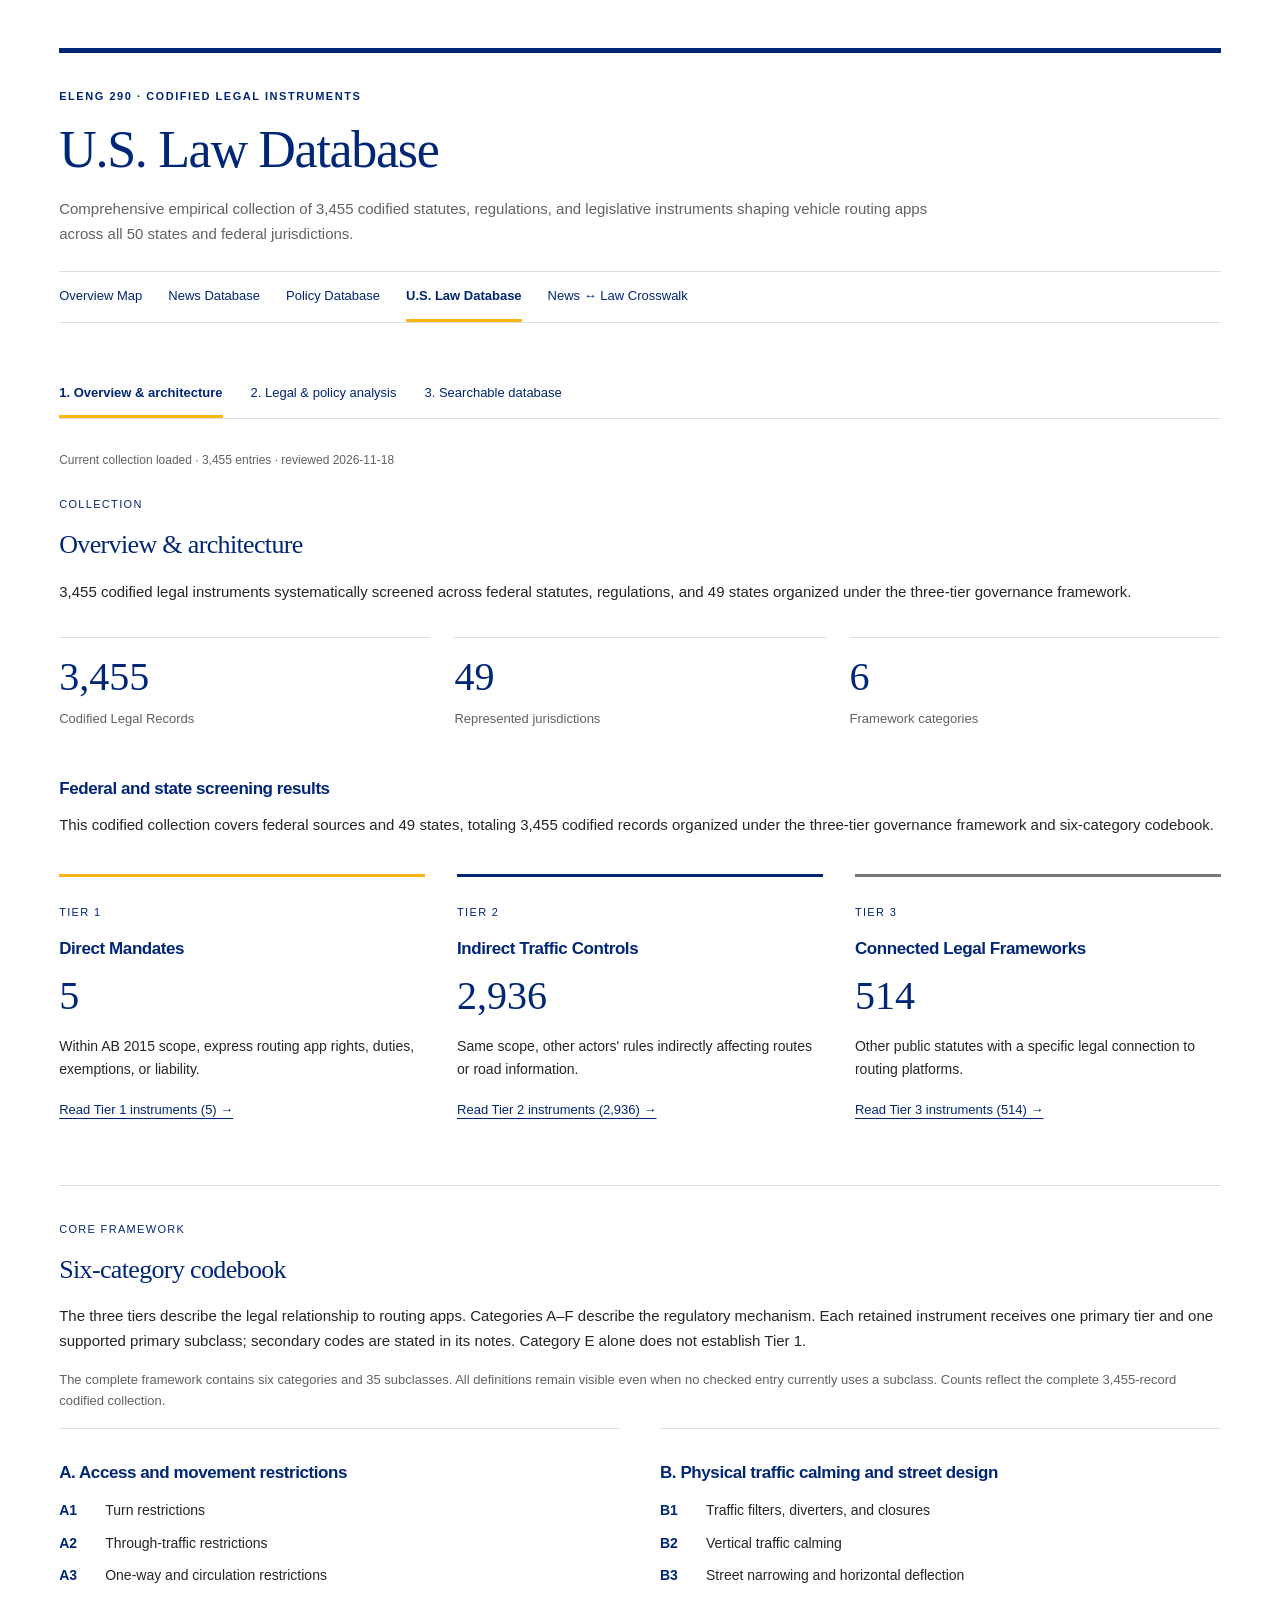
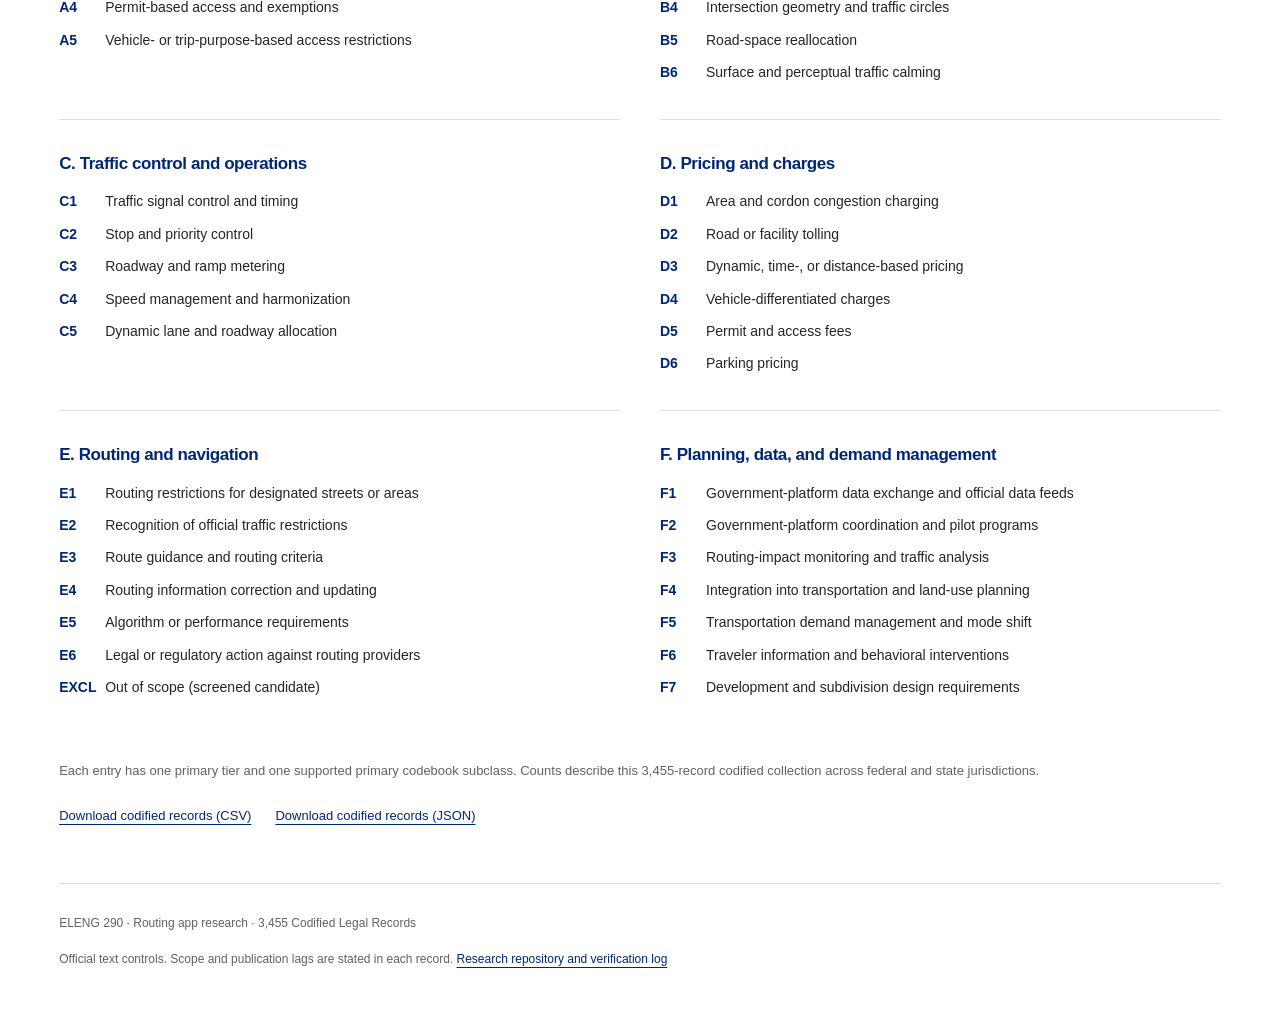
<file: docs/law_database.html>
<!doctype html>
<html lang="en">
<head>
  <meta charset="utf-8">
  <meta name="viewport" content="width=device-width, initial-scale=1">
  <title>U.S. Law Database · ELENG 290</title>
  <link rel="stylesheet" href="editorial.css?v=20261118-codebook-1">
  <script src="current_law.js?v=20261118-codebook-2" defer></script>
</head>
<body data-research-page="law">
<div class="research-shell">
  <a class="skip-research" href="#main-content">Skip to content</a>
  <header>
    <div>
      <p>ELENG 290 · Codified legal instruments</p>
      <h1>U.S. Law Database</h1>
      <p>Comprehensive empirical collection of 3,455 codified statutes, regulations, and legislative instruments shaping vehicle routing apps across all 50 states and federal jurisdictions.</p>
    </div>
    <div>
      <nav aria-label="Site navigation" class="site-navigation">
        <a href="index.html" class="site-navigation-link">Overview Map</a>
        <a href="news_database.html" class="site-navigation-link">News Database</a>
        <a href="policy_database.html" class="site-navigation-link">Policy Database</a>
        <a href="law_database.html" class="site-navigation-link" aria-current="page">U.S. Law Database</a>
        <a href="crosswalk.html" class="site-navigation-link">News ↔ Law Crosswalk</a>
      </nav>
    </div>
  </header>

  <nav class="research-tabs" aria-label="Law database sections">
    <a href="#summary" data-section="summary" aria-current="page">1. Overview & architecture</a>
    <a href="#empirical" data-section="empirical">2. Legal & policy analysis</a>
    <a href="#database" data-section="database">3. Searchable database</a>
  </nav>

  <main id="main-content">
    <p id="law-load-status" role="status">Loading the 3,455 codified legal records…</p>

    <!-- SECTION 1: OVERVIEW & ARCHITECTURE -->
    <section id="summary" class="research-pane">
      <div class="section-heading">
        <p class="eyebrow">Collection</p>
        <h2>Overview & architecture</h2>
      </div>
      <p id="collection-description"></p>
      <div class="research-stats">
        <div>
          <span id="law-total">3,455</span>
          <p>Codified Legal Records</p>
        </div>
        <div>
          <span id="law-jurisdictions">50</span>
          <p>Represented jurisdictions</p>
        </div>
        <div>
          <span id="law-categories">6</span>
          <p>Framework categories</p>
        </div>
      </div>

      <h3>Federal and state screening results</h3>
      <p id="screening-summary">The collection comprises 3,455 codified legal records systematically screened across federal statutes, regulations, and 49 states.</p>

      <div class="tier-grid">
        <section class="tier-section tier-1">
          <p class="eyebrow">Tier 1</p>
          <h3>Direct Mandates</h3>
          <p class="tier-count" id="tier-count-1">5</p>
          <p>Within AB 2015 scope, express routing app rights, duties, exemptions, or liability.</p>
          <a href="#database" data-tier-link="1">Read Tier 1 instruments (5) →</a>
        </section>
        <section class="tier-section tier-2">
          <p class="eyebrow">Tier 2</p>
          <h3>Indirect Traffic Controls</h3>
          <p class="tier-count" id="tier-count-2">2,936</p>
          <p>Same scope, other actors' rules indirectly affecting routes or road information.</p>
          <a href="#database" data-tier-link="2">Read Tier 2 instruments (2,936) →</a>
        </section>
        <section class="tier-section tier-3">
          <p class="eyebrow">Tier 3</p>
          <h3>Connected Legal Frameworks</h3>
          <p class="tier-count" id="tier-count-3">514</p>
          <p>Other public statutes with a specific legal connection to routing platforms.</p>
          <a href="#database" data-tier-link="3">Read Tier 3 instruments (514) →</a>
        </section>
      </div>

      <section id="codebook" aria-labelledby="codebook-heading">
        <p class="eyebrow">Core framework</p>
        <h2 id="codebook-heading">Six-category codebook</h2>
        <p>The three tiers describe the legal relationship to routing apps. Categories A–F describe the regulatory mechanism. Each retained instrument receives one primary tier and one supported primary subclass; secondary codes are stated in its notes. Category E alone does not establish Tier 1.</p>
        <p class="method-note">The complete framework contains six categories and 35 subclasses. All definitions remain visible even when no checked entry currently uses a subclass. Counts reflect the complete 3,455-record codified collection.</p>
        <div id="full-codebook"></div>
      </section>

      <p class="method-note">Each entry has one primary tier and one supported primary codebook subclass. Counts describe this 3,455-record codified collection across federal and state jurisdictions.</p>
      <div class="download-links">
        <a href="data/cohort_3455_analysis.csv">Download codified records (CSV)</a>
        <a href="data/cohort_3455_analysis.json">Download codified records (JSON)</a>
      </div>
    </section>

    <!-- SECTION 2: LEGAL & POLICY ANALYSIS -->
    <section id="empirical" class="research-pane" hidden>
      <div class="section-heading">
        <p class="eyebrow">Interpretation</p>
        <h2>Legal & policy analysis</h2>
      </div>
      <p>These tables describe the complete nationwide screening of 3,455 codified legal instruments across all jurisdictions, instrument types, and regulatory categories.</p>
      <div class="analysis-prose">
        <h3>Different legal subjects, different effects</h3>
        <p>Tier 1 requires express provider-facing operative language establishing direct mandates within AB 2015 scope (rights, duties, exemptions, or liability). Tier 2 instruments regulate other actors (drivers, carriers, local authorities) and indirectly affect routes or road information. Tier 3 includes other public statutes with a specific legal connection to routing platforms.</p>
        <h3>Authority is different from implementation</h3>
        <p>An enabling law does not prove that a particular local restriction, camera, permit program or rerouting directive exists. Each record states the relevant scope, exceptions and source currency. No causal policy-effectiveness conclusion is drawn from the number of legal entries.</p>
      </div>
      <h3>Counts by jurisdiction and tier</h3>
      <div class="research-table-wrap">
        <table>
          <thead>
            <tr>
              <th>Jurisdiction</th>
              <th>Tier 1</th>
              <th>Tier 2</th>
              <th>Tier 3</th>
              <th>Total</th>
            </tr>
          </thead>
          <tbody id="jurisdiction-counts"></tbody>
        </table>
      </div>
      <h3>Counts by instrument type</h3>
      <div id="instrument-counts"></div>
      <h3>Codebook coverage of the codified collection</h3>
      <div class="research-table-wrap">
        <table>
          <thead>
            <tr>
              <th>Primary subclass</th>
              <th>Tier 1</th>
              <th>Tier 2</th>
              <th>Tier 3</th>
              <th>Total</th>
            </tr>
          </thead>
          <tbody id="category-counts"></tbody>
        </table>
      </div>
    </section>

    <!-- SECTION 3: SEARCHABLE DATABASE -->
    <section id="database" class="research-pane" hidden>
      <div class="section-heading">
        <p class="eyebrow">Codified legal records</p>
        <h2>Searchable database</h2>
      </div>
      <form id="current-law-filters" class="research-filters" aria-label="Filter current legal instruments">
        <label>Search instruments
          <input id="current-law-search" type="search" placeholder="Citation, title, actor or content">
        </label>
        <label>Primary tier
          <select id="current-law-tier">
            <option value="">All three tiers (3,455)</option>
            <option value="1">Tier 1: Direct Mandates (5)</option>
            <option value="2">Tier 2: Indirect Traffic Controls (2,936)</option>
            <option value="3">Tier 3: Connected Legal Frameworks (514)</option>
          </select>
        </label>
        <label>Jurisdiction
          <select id="current-law-jurisdiction">
            <option value="">All jurisdictions</option>
          </select>
        </label>
        <label>Codebook subclass
          <select id="current-law-category">
            <option value="">All subclasses</option>
          </select>
        </label>
        <label>Instrument type
          <select id="current-law-type">
            <option value="">All types</option>
          </select>
        </label>
        <button type="reset">Reset filters</button>
      </form>
      <p id="current-law-results-count" role="status"></p>
      <div id="current-law-records"></div>
      <div class="research-pagination">
        <button id="law-previous" type="button">Previous</button>
        <span id="law-page"></span>
        <button id="law-next" type="button">Next</button>
      </div>
    </section>
  </main>

  <footer class="research-footer">
    <p>ELENG 290 · Routing app research · 3,455 Codified Legal Records</p>
    <p>Official text controls. Scope and publication lags are stated in each record. <a href="https://github.com/isabelleqian/eleng-290-web-crawler">Research repository and verification log</a></p>
  </footer>
</div>
</body>
</html>
</file>
<file: docs/editorial.css>
/* Shared editorial theme. Keep data, state classes and generated views compatible. */
:root { --blue:#002676; --gold:#fdb515; --ink:#252525; --muted:#626262; --rule:#dedede; color-scheme:light; }
html { background:#fff; scroll-padding-top:2rem; }
body { background:#fff!important; color:var(--ink)!important; font-family:Arial,Helvetica,sans-serif!important; font-size:15px; line-height:1.6; padding:40px clamp(20px,4vw,64px)!important; }
*,*::before,*::after { box-shadow:none!important; text-shadow:none!important; backdrop-filter:none!important; }
[class*="rounded"] { border-radius:0!important; }
[class*="bg-gradient"], [class*="layer-card"] { background-image:none!important; }
[class*="bg-slate"],[class*="bg-gray"],[class*="bg-zinc"],[class*="bg-neutral"],[class*="bg-[#141816]"] { background-color:#fff!important; }
[class*="text-slate"],[class*="text-gray"],[class*="text-zinc"],[class*="text-white"] { color:var(--ink)!important; }
[class*="text-slate-4"],[class*="text-slate-5"],[class*="text-gray-4"],[class*="text-gray-5"] { color:var(--muted)!important; }
[class*="border-slate"],[class*="border-gray"],[class*="divide-slate"] { border-color:var(--rule)!important; }
/* All chromatic states use the two research-site accents. */
[class*="text-blue"],[class*="text-sky"],[class*="text-cyan"],[class*="text-indigo"],[class*="text-violet"],[class*="text-purple"],[class*="text-emerald"],[class*="text-green"],[class*="text-teal"],[class*="text-amber"],[class*="text-yellow"],[class*="text-orange"],[class*="text-rose"],[class*="text-red"],[class*="text-pink"] { color:var(--blue)!important; }
[class*="bg-blue"],[class*="bg-sky"],[class*="bg-cyan"],[class*="bg-indigo"],[class*="bg-violet"],[class*="bg-purple"],[class*="bg-emerald"],[class*="bg-green"],[class*="bg-teal"],[class*="bg-amber"],[class*="bg-yellow"],[class*="bg-orange"],[class*="bg-rose"],[class*="bg-red"],[class*="bg-pink"] { background-color:#f5f5f3!important; }
[class*="border-blue"],[class*="border-sky"],[class*="border-cyan"],[class*="border-indigo"],[class*="border-violet"],[class*="border-purple"],[class*="border-emerald"],[class*="border-green"],[class*="border-teal"],[class*="border-amber"],[class*="border-yellow"],[class*="border-orange"],[class*="border-rose"],[class*="border-red"],[class*="border-pink"] { border-color:var(--rule)!important; }
h1,h2,h3 { color:var(--blue)!important; letter-spacing:-.025em!important; text-wrap:balance; }
h1 { font-family:Georgia,'Times New Roman',serif!important; font-size:clamp(34px,4.5vw,52px)!important; line-height:1.12!important; font-weight:400!important; margin:12px 0 18px!important; }
h2 { font-family:Georgia,'Times New Roman',serif!important; font-size:26px!important; line-height:1.25!important; font-weight:400!important; }
h3 { font-size:17px!important; line-height:1.4!important; }
p { line-height:1.65; }
a { color:var(--blue); text-underline-offset:4px; }
a:hover { text-decoration:underline; }
button,a,input,select,summary { -webkit-tap-highlight-color:transparent; }
button { color:var(--blue)!important; }
button:hover { background-color:#f4f4f1!important; }
:focus-visible { outline:2px solid var(--blue)!important; outline-offset:4px; }
input,select,textarea { color:var(--ink)!important; background:#fff!important; border:1px solid #a7a7a7!important; border-radius:2px!important; accent-color:var(--blue); font:inherit; }
input[type="checkbox"],input[type="radio"] { accent-color:var(--blue); }
input[type="range"] { border:0!important; background:#dedede!important; accent-color:var(--blue); height:4px; }
input::placeholder { color:#737373!important; }
header { display:block!important; padding:0 0 24px!important; margin-bottom:36px!important; border:0!important; border-top:5px solid var(--blue)!important; }
header > div:first-child { padding-top:24px; }
header > div:first-child > p:first-child { color:var(--blue)!important; letter-spacing:.14em; font-size:11px!important; font-weight:600; text-transform:uppercase; }
header > div:first-child > p:not(:first-child) { font-size:15px!important; max-width:56rem; color:var(--muted)!important; }
header > div:last-child { margin-top:24px; }
nav[aria-label="Site navigation"] { display:flex!important; flex-wrap:wrap; gap:0 26px!important; padding:0!important; border:0!important; border-top:1px solid var(--rule)!important; border-bottom:1px solid var(--rule)!important; width:100%; background:#fff!important; font-size:13px!important; }
nav[aria-label="Site navigation"] a { display:block; padding:14px 0 12px!important; background:transparent!important; border-bottom:3px solid transparent; color:var(--blue)!important; font-weight:400!important; text-decoration:none; }
nav[aria-label="Site navigation"] a:hover,nav[aria-label="Site navigation"] a[aria-current="page"] { border-bottom-color:var(--gold); }
nav[aria-label="Site navigation"] a[aria-current="page"] { font-weight:700!important; }
header nav + div { border:0!important; padding:0!important; }
/* Sections read as an aligned document rather than a collection of cards. */
section[class*="rounded"],article[class*="rounded"],div[class*="rounded-xl"],div[class*="rounded-2xl"],form[class*="rounded"],aside[class*="rounded"],[class*="layer-card"] { border-left:0!important; border-right:0!important; border-bottom:0!important; background:#fff!important; }
section { scroll-margin-top:24px; }
main > section,body > section { margin-bottom:36px; }
.summary-box { background:#f7f7f5!important; border-left:3px solid var(--gold)!important; }
#overview-content-metrics .grid > div { border:0!important; border-top:1px solid var(--rule)!important; padding:20px 0!important; }
#overview-content-metrics .grid { gap:24px!important; }
#overview-content-metrics [class*="text-2xl"],#overview-content-metrics [class*="text-3xl"] { font-family:Georgia,serif; font-size:38px!important; font-weight:400!important; color:var(--blue)!important; }
#map-view > .grid:first-child > div { border:0!important; border-top:1px solid var(--rule)!important; padding:18px 0!important; }
#map-view > .grid:first-child [class*="text-3xl"] { color:var(--blue)!important; font-family:Georgia,serif; font-weight:400!important; font-size:38px!important; }
nav.sticky { position:static!important; background:#fff!important; }
nav:not([aria-label="Site navigation"]) button { padding-top:14px!important; padding-bottom:14px!important; }
button[class~="border-white"],button[class~="border-blue-500"],button[class~="bg-blue-600"],button[class~="bg-blue-500"],button[class~="bg-sky-600"] { background:#fff!important; color:var(--blue)!important; border-bottom:2px solid var(--gold)!important; font-weight:700!important; }
button[class~="border-transparent"] { border-color:transparent!important; }
[class*="badge"],span[class*="rounded"] { background:transparent!important; border:0!important; padding-left:0!important; padding-right:0!important; }
table { border-collapse:collapse!important; width:100%; background:#fff!important; font-size:13px; line-height:1.5; }
thead,th { background:#f5f5f3!important; color:var(--blue)!important; }
th { font-size:11px!important; letter-spacing:.05em; padding-top:16px!important; padding-bottom:16px!important; text-align:left; }
td { border-bottom:1px solid var(--rule)!important; padding-top:16px!important; padding-bottom:16px!important; vertical-align:top; }
tbody tr:hover, tr.marked { background:#f6f6f3!important; outline:none!important; }
tr.marked { border-left:3px solid var(--gold)!important; }
#detail-modal { background:rgba(0,0,0,.32)!important; }
#detail-modal > div { background:#fff!important; border:0!important; padding:24px; }
[id*="tooltip"] { background:#fff!important; color:var(--ink)!important; border:1px solid var(--rule)!important; }
#us-map-svg { background:#fafaf8; }
.county-path { fill:#efefeb; stroke:#d4d4cf; stroke-width:.35px; cursor:pointer; }
.county-path:hover,.county-shaded-active:hover { stroke:var(--blue)!important; fill:var(--gold)!important; filter:none!important; }
.county-mesh { fill:none; stroke:#d4d4cf; stroke-width:.35px; }
.state-path,.state-mesh { fill:none; stroke:#92928d; stroke-width:1px; pointer-events:none; }
.nationwide-active { stroke:var(--blue)!important; fill:#e4e4de!important; filter:none!important; }
.city-bubble:hover { stroke:var(--blue)!important; stroke-width:2.5px; filter:none!important; }
.region-name-label { fill:var(--ink); stroke:#fff; stroke-width:2px; paint-order:stroke fill; font-family:Arial,sans-serif; font-weight:600; text-anchor:middle; dominant-baseline:central; pointer-events:none; }
.slider-thumb::-webkit-slider-thumb { appearance:none; width:16px; height:16px; border-radius:50%; background:var(--blue); cursor:pointer; }
.map-key { display:inline-block; width:10px; height:10px; border:1px solid var(--blue); border-radius:50%!important; }
.map-key-city { background:var(--blue); }
.map-key-state { background:var(--gold); }
.map-key-county { background:#fff; }
.map-key-company { background:#626262; border-color:#626262; }
#year-bars [class*="bg-blue"] { background:var(--blue)!important; }
@media (max-width:640px) { body { padding:24px 18px!important; } header { margin-bottom:28px!important; } nav[aria-label="Site navigation"] { column-gap:20px!important; } nav[aria-label="Site navigation"] a { font-size:12px; padding:10px 0 8px!important; } h2 { font-size:23px!important; } #overview-content-metrics .grid { grid-template-columns:repeat(2,minmax(0,1fr)); } #detail-modal { padding:12px!important; } }
@media (prefers-reduced-motion:reduce) { *,*::before,*::after { scroll-behavior:auto!important; transition:none!important; animation:none!important; } }
@media print { body { padding:0!important; } header nav,button,input,select { display:none!important; } }
body h1,body h2,body h3 { color:var(--blue)!important; }
body header { border-top-color:var(--blue)!important; }
body nav:not([aria-label="Site navigation"]) button { border:0!important; border-bottom:2px solid transparent!important; background:#fff!important; }
body nav:not([aria-label="Site navigation"]) button[class~="border-blue-500"],body nav:not([aria-label="Site navigation"]) button[class~="border-white"] { border-bottom-color:var(--gold)!important; }
body nav:not([aria-label="Site navigation"]) a { border:0!important; background:transparent!important; }
body button:disabled { opacity:.45; cursor:not-allowed; }
.county-mesh { pointer-events:none; }
@media (min-width:1100px) { #overview-content-metrics .grid { grid-template-columns:repeat(6,minmax(0,1fr)); } }

body > section { border-left:0!important; border-right:0!important; border-bottom:0!important; }
body > section ol > li { border-color:var(--rule)!important; }

body h1[class],body h2[class],body h3[class] { color:var(--blue)!important; }
body header[class] { border-top-color:var(--blue)!important; }
.map-key[class] { border:1px solid var(--blue)!important; }
.map-key.map-key-city { background:var(--blue)!important; }
.map-key.map-key-state { background:var(--gold)!important; }
.map-key.map-key-county { background:#fff!important; }
.map-key.map-key-company { background:#626262!important; border-color:#626262!important; }
* { filter:none!important; }

header nav[aria-label="Site navigation"] { margin-top:24px; }
header > div:last-child:has(nav) { margin-top:0; }
header > div:first-child > a { background:transparent!important; border:0!important; padding-left:0!important; text-decoration:underline; }
[id$="-pills"] button[class] { border:0!important; border-bottom:2px solid transparent!important; background:transparent!important; }
[id$="-pills"] button[class~="bg-blue-600"] { border-bottom-color:var(--gold)!important; }
#gov-pills { border:0!important; }
#filters label[class*="rounded"] { border:0!important; background:transparent!important; padding-left:0!important; }
#stat-sources,#stat-locations,#stat-years,#stat-governance { font-family:Georgia,serif; font-size:30px; font-weight:400; color:var(--blue)!important; }
.editorial-subtitle { font-size:14px!important; color:var(--muted)!important; }

td span[class*="border"],td div[class*="rounded"] { border:0!important; background:transparent!important; }
/* Current-law collection: three explicit tiers, with no candidate/draft groups. */
.research-shell { max-width:1180px; margin:0 auto; }
.skip-research { position:absolute; left:-10000px; }
.skip-research:focus { position:static; display:block; padding:8px 0; }
.research-shell header { margin-bottom:24px!important; }
.research-tabs { display:flex; flex-wrap:wrap; gap:8px 28px; border-bottom:1px solid var(--rule); margin:0 0 32px; }
.research-tabs a { padding:12px 0; border-bottom:3px solid transparent; text-decoration:none; font-size:13px; }
.research-tabs a[aria-current="page"] { border-bottom-color:var(--gold); font-weight:700; }
.research-shell [hidden] { display:none!important; }
.research-shell main > section { margin-bottom:48px; }
.research-shell h2 { margin:8px 0 18px; }
.research-shell h3 { margin:28px 0 12px; }
.research-shell p { margin:10px 0 16px; }
.eyebrow { font-size:11px; text-transform:uppercase; letter-spacing:.12em; color:var(--blue); }
.research-stats { display:grid; grid-template-columns:repeat(3,minmax(0,1fr)); gap:24px; margin:32px 0 40px; }
.research-stats > div { border-top:1px solid var(--rule); padding-top:16px; }
.research-stats span,.tier-count { display:block; font-family:Georgia,serif; font-size:40px; line-height:1.15; color:var(--blue); }
.research-stats p { font-size:13px; color:var(--muted); margin:8px 0; }
.tier-grid { display:grid; grid-template-columns:repeat(3,minmax(0,1fr)); gap:32px; margin:36px 0; }
.tier-section { padding:16px 0; border-top:3px solid; }
.tier-1 { border-top-color:var(--gold)!important; }
.tier-2 { border-top-color:var(--blue)!important; }
.tier-3 { border-top-color:#777!important; }
.tier-section h3 { margin-top:12px; }
.tier-section p:not(.tier-count):not(.eyebrow) { font-size:14px; }
.tier-section a { font-size:13px; }
.method-note { font-size:13px; color:var(--muted); line-height:1.6; }
.download-links { display:flex; flex-wrap:wrap; gap:12px 24px; margin:24px 0; font-size:13px; }
.research-filters { display:flex; flex-wrap:wrap; align-items:end; gap:18px; padding:24px 0; margin:20px 0; border-top:1px solid var(--rule); border-bottom:1px solid var(--rule); }
.research-filters label { display:flex; flex-direction:column; gap:6px; font-size:12px; max-width:100%; }
.research-filters label:first-child { flex:1 1 260px; }
.research-filters input,.research-filters select { padding:10px 12px; width:100%; max-width:320px; font-size:14px; }
.research-filters button,.research-pagination button { border:1px solid var(--rule); padding:9px 14px; background:#fff; font-size:13px; }
.research-pagination { display:flex; align-items:center; gap:18px; margin:28px 0; font-size:13px; }
.law-record,.news-reference { padding:22px 0; border:0; border-top:1px solid var(--rule); }
.law-record { border-top-width:3px; margin-bottom:16px; }
.law-record summary,.news-reference summary { cursor:pointer; }
.law-record summary strong,.news-reference summary strong { font-family:Georgia,serif; display:block; font-size:22px; font-weight:400; color:var(--blue); margin:8px 0; }
.record-meta,.record-citation { display:block; font-size:12px; color:var(--muted); }
.law-record p,.news-reference p { max-width:80ch; font-size:14px; }
.record-details { display:grid; grid-template-columns:repeat(2,minmax(0,1fr)); gap:20px 32px; margin:28px 0; }
.record-details > div { min-width:0; }
.record-details dt { font-size:11px; text-transform:uppercase; letter-spacing:.05em; color:var(--blue); margin-bottom:6px; font-weight:700; }
.record-details dd { margin:0; font-size:13px; overflow-wrap:anywhere; }
.research-table-wrap { overflow-x:auto; margin:16px 0 32px; }
.research-table-wrap td,.research-table-wrap th { padding:14px; }
.research-table-wrap table { min-width:540px; }
.analysis-prose { max-width:80ch; margin:32px 0; }
.research-footer { border-top:1px solid var(--rule); margin-top:56px; padding-top:20px; font-size:12px; color:var(--muted); }
#law-load-status,#crosswalk-load-status { font-size:12px; color:var(--muted); margin:0 0 24px; }
@media(max-width:700px) { .tier-grid { grid-template-columns:1fr; gap:24px; } .research-stats { gap:14px; } .research-stats span { font-size:32px; } .record-details { grid-template-columns:1fr; } .research-tabs { gap:0 22px; } .research-filters label { flex:1 1 100%; } .research-filters input,.research-filters select { max-width:100%; } #gov-pills { flex-wrap:wrap; } }
body nav.research-tabs a { border:0!important; border-bottom:3px solid transparent!important; }
body nav.research-tabs a[aria-current="page"] { border-bottom-color:var(--gold)!important; }

#codebook { margin:48px 0; border-top:1px solid var(--rule); padding-top:24px; }
#full-codebook { display:grid; grid-template-columns:repeat(2,minmax(0,1fr)); gap:20px 40px; }
.codebook-family { border-top:1px solid var(--rule); padding-top:4px; }
.codebook-definitions > div { display:grid; grid-template-columns:36px 1fr; gap:10px; margin:10px 0; font-size:14px; }
.codebook-definitions dt { color:var(--blue); font-weight:700; }
.codebook-definitions dd { margin:0; }
@media(max-width:700px) { #full-codebook { grid-template-columns:1fr; } }
</file>
